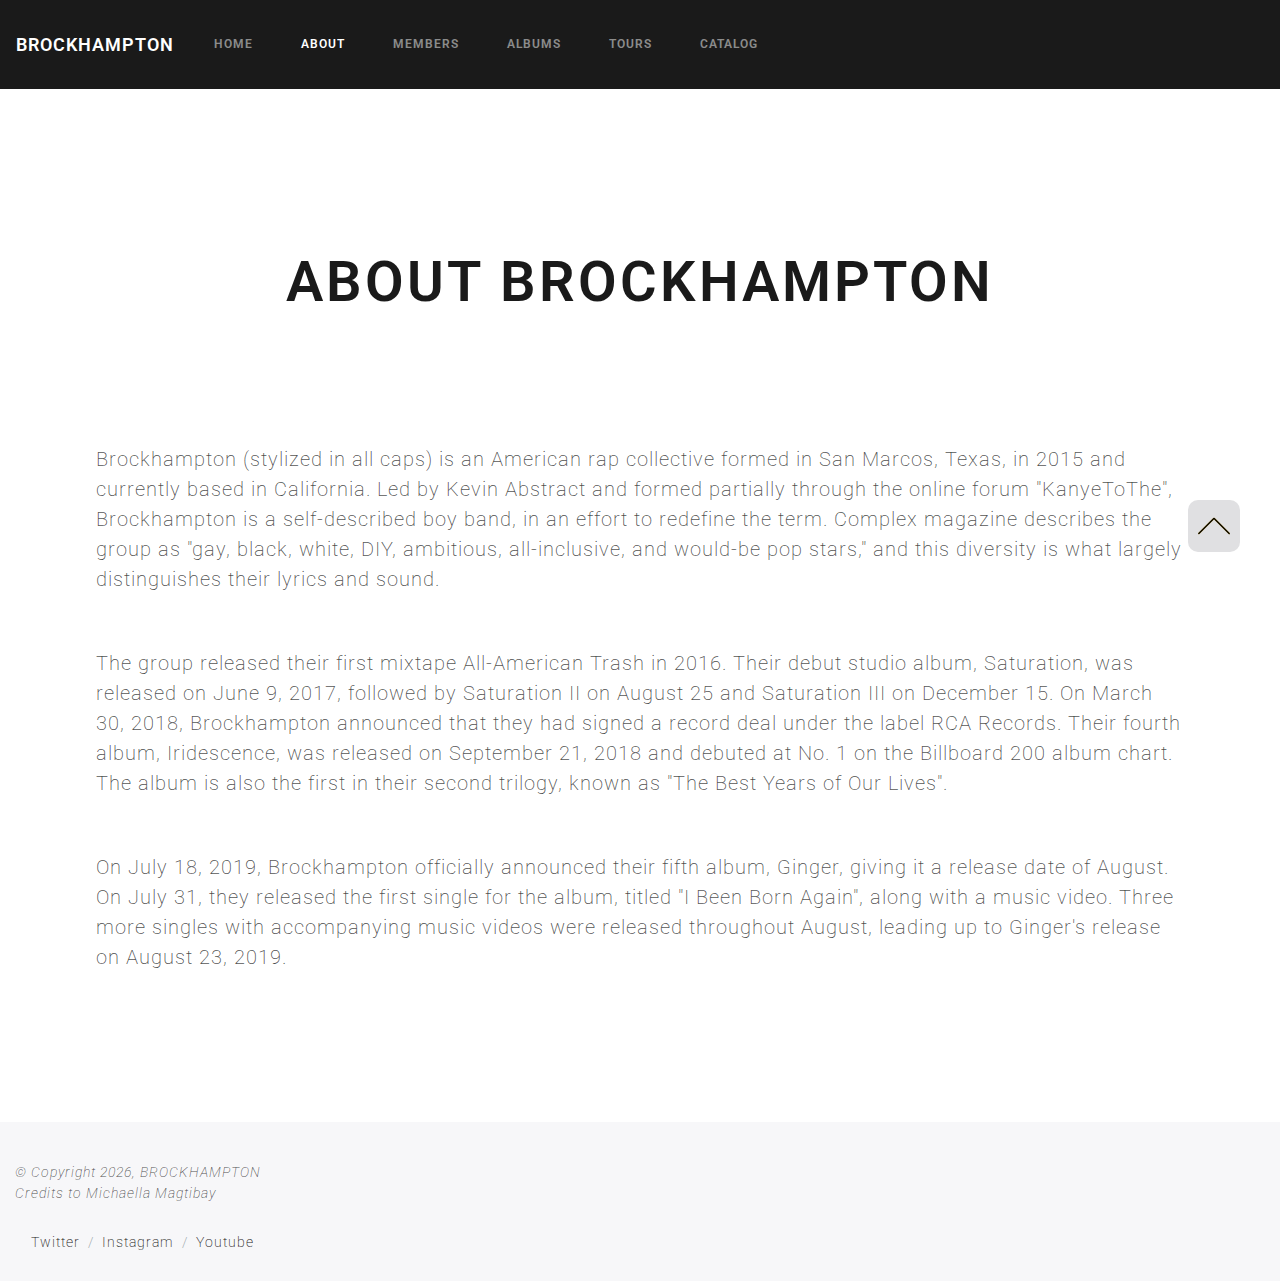
<file: about.html>
<!DOCTYPE html>

<html>

<head>
    <title>BROCKHAMPTON</title>

    <!-- STYLE -->

    <link rel="stylesheet" type="text/css" href="https://meyerweb.com/eric/tools/css/reset/reset.css">
    <link rel="stylesheet" href="css/bootstrap.css">
    <link rel="stylesheet" href="css/style.css">
    <link href="https://fonts.googleapis.com/css2?family=Roboto&display=swap" rel="stylesheet">


    <!-- SCRIPT -->
    <script src="https://code.jquery.com/jquery-3.2.1.slim.min.js"
        integrity="sha384-KJ3o2DKtIkvYIK3UENzmM7KCkRr/rE9/Qpg6aAZGJwFDMVNA/GpGFF93hXpG5KkN" crossorigin="anonymous">
    </script>
    <script src="https://cdnjs.cloudflare.com/ajax/libs/popper.js/1.12.9/umd/popper.min.js"
        integrity="sha384-ApNbgh9B+Y1QKtv3Rn7W3mgPxhU9K/ScQsAP7hUibX39j7fakFPskvXusvfa0b4Q" crossorigin="anonymous">
    </script>
    <script src="https://maxcdn.bootstrapcdn.com/bootstrap/4.0.0/js/bootstrap.min.js"
        integrity="sha384-JZR6Spejh4U02d8jOt6vLEHfe/JQGiRRSQQxSfFWpi1MquVdAyjUar5+76PVCmYl" crossorigin="anonymous">
    </script>

</head>

<body id="about">

    <a name="top_page"></a>

    <!-- NAVBAR-->
    <nav class="navbar navbar-expand-lg navbar-dark bg-primary">
        <a class="navbar-brand" href="index.html">BROCKHAMPTON</a>
        <button class="navbar-toggler" type="button" data-toggle="collapse" data-target="#navbarColor01"
            aria-controls="navbarColor01" aria-expanded="false" aria-label="Toggle navigation">
            <span class="navbar-toggler-icon"></span>
        </button>

        <div class="collapse navbar-collapse" id="navbarColor01">
            <ul class="navbar-nav mr-auto">
                <li class="nav-item"><a class="nav-link" href="index.html">Home</a></li>
                <li class="nav-item active"><a class="nav-link" href="about.html">About<span class="sr-only">(current)</span></a></li>
                <li class="nav-item"><a class="nav-link" href="members.html">Members</a></li>
                <li class="nav-item"><a class="nav-link" href="albums.html">Albums</a></li></li>
                <li class="nav-item"><a class="nav-link" href="tours.html">Tours</a></li>
                <li class="nav-item"><a class="nav-link" href="catalog.html">Catalog</a></li>
            </ul>
        </div>
    </nav>

    <!-- CONTENT -->

    <!-- ABOUT CONTENT -->
        <div class="about">
            <h1>About Brockhampton</h1>

            <p> Brockhampton (stylized in all caps) is an American rap collective formed
            in San Marcos, Texas, in 2015 and currently based in California. Led by
            Kevin Abstract and formed partially through the online forum "KanyeToThe",
            Brockhampton is a self-described boy band, in an effort to redefine the term.
            Complex magazine describes the group as "gay, black, white, DIY, ambitious,
            all-inclusive, and would-be pop stars," and this diversity is what largely
            distinguishes their lyrics and sound.</p>

            <p>The group released their first mixtape All-American Trash in 2016. Their
            debut studio album, Saturation, was released on June 9, 2017, followed by
            Saturation II on August 25 and Saturation III on December 15. On March 30,
            2018, Brockhampton announced that they had signed a record deal under the
            label RCA Records. Their fourth album, Iridescence, was released on September
            21, 2018 and debuted at No. 1 on the Billboard 200 album chart. The album is
            also the first in their second trilogy, known as "The Best Years of Our Lives".</p>

            <p>On July 18, 2019, Brockhampton officially announced their fifth album, Ginger,
            giving it a release date of August. On July 31, they released the first single
            for the album, titled "I Been Born Again", along with a music video. Three more
            singles with accompanying music videos were released throughout August,
            leading up to Ginger's release on August 23, 2019.</p>

        </div>

    <!-- FOOTER -->
    <div class="container-fluid">
          <!-- Back to Top -->

              <div class="go-up" ><a href="#top_page"><img src="img/upload.png"></a></div>

          <!-- Footer -->
          <footer>
              <p>
                <em>
                    &copy; Copyright
                    <script>
                        var CurrentYear = new Date().getFullYear()
                        document.write(CurrentYear)
                    </script>, BROCKHAMPTON <br>
                    Credits to Michaella Magtibay
                </em>
              </p>
              <ol class="breadcrumb">
                  <li class="breadcrumb-item"><a href="http://twitter.com/brckhmptn">Twitter</a></li>
                  <li class="breadcrumb-item"><a href="http://instagram.com/brckhmptn">Instagram</a></li>
                  <li class="breadcrumb-item"><a href="http://youtube.com/BROCKHAMPTON">Youtube</a></li>
              </ol>
          </footer>
     </div>

</body>

</html>
</file>
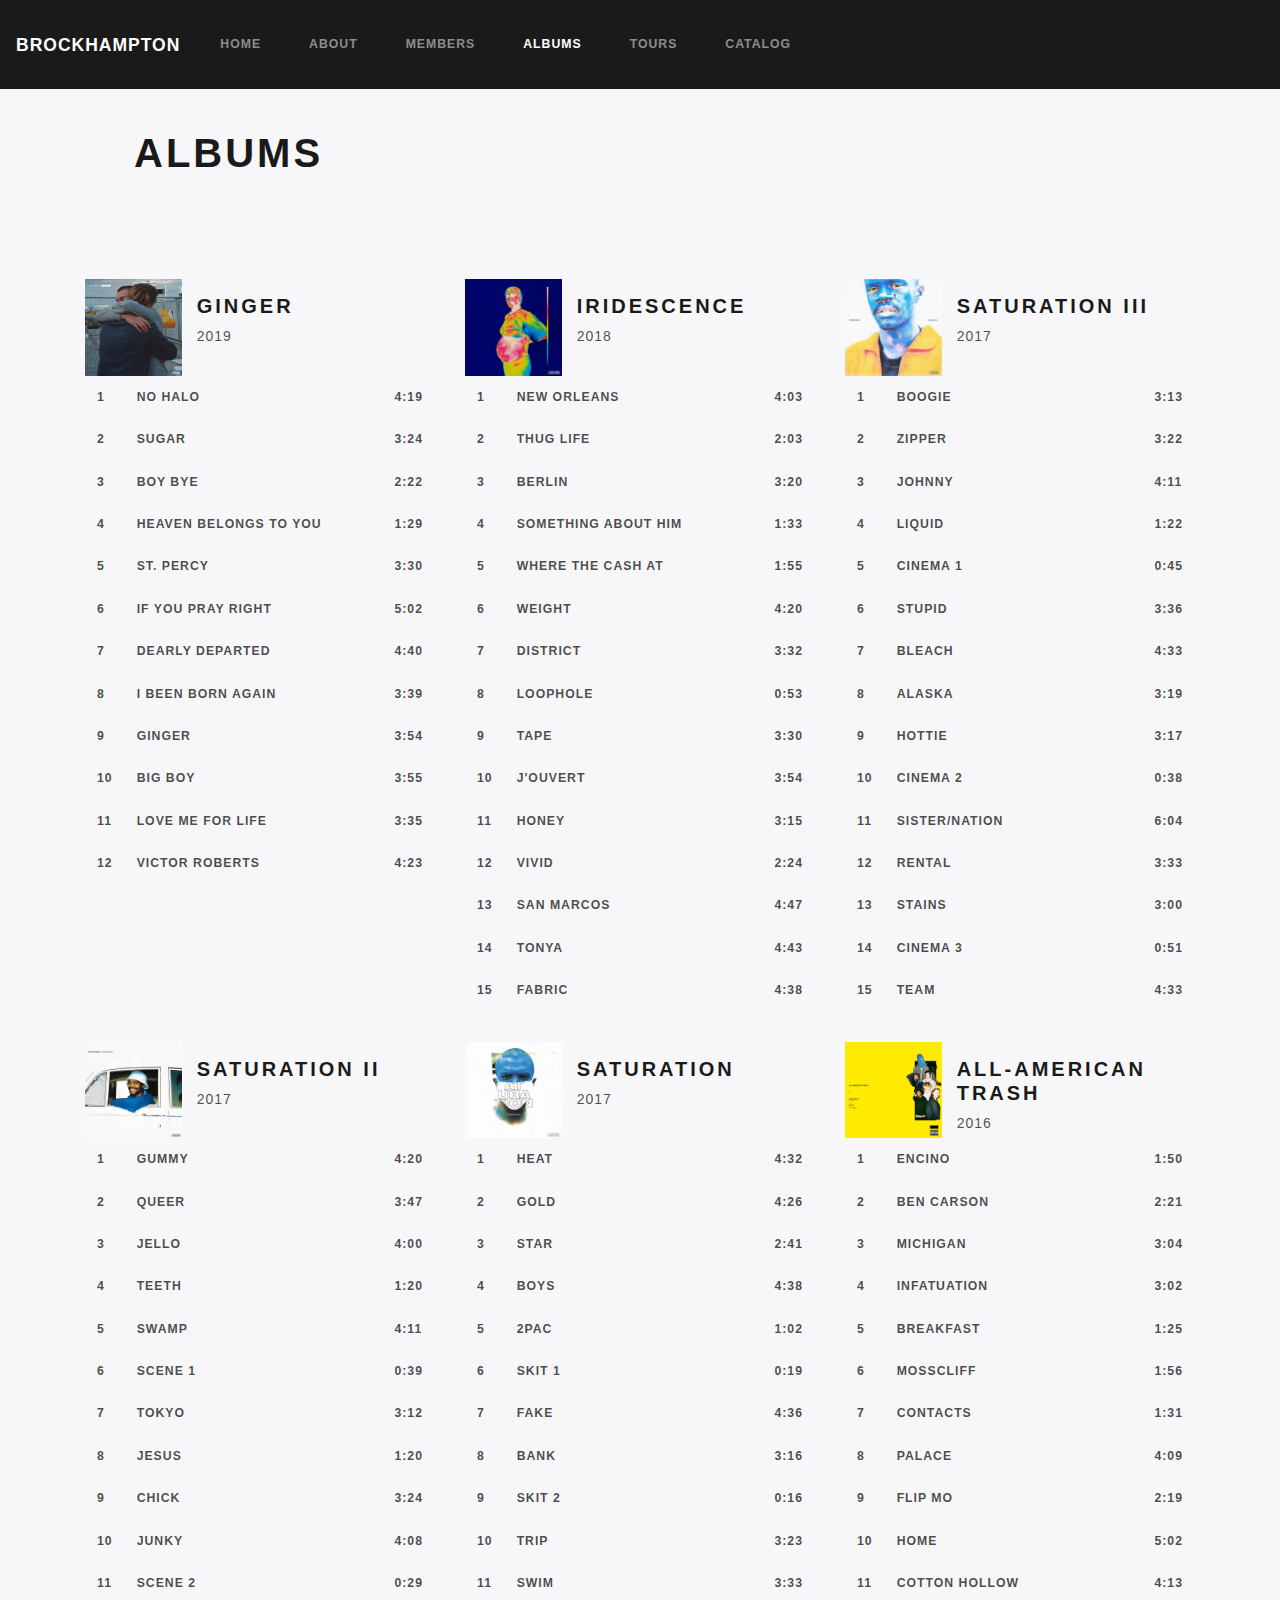
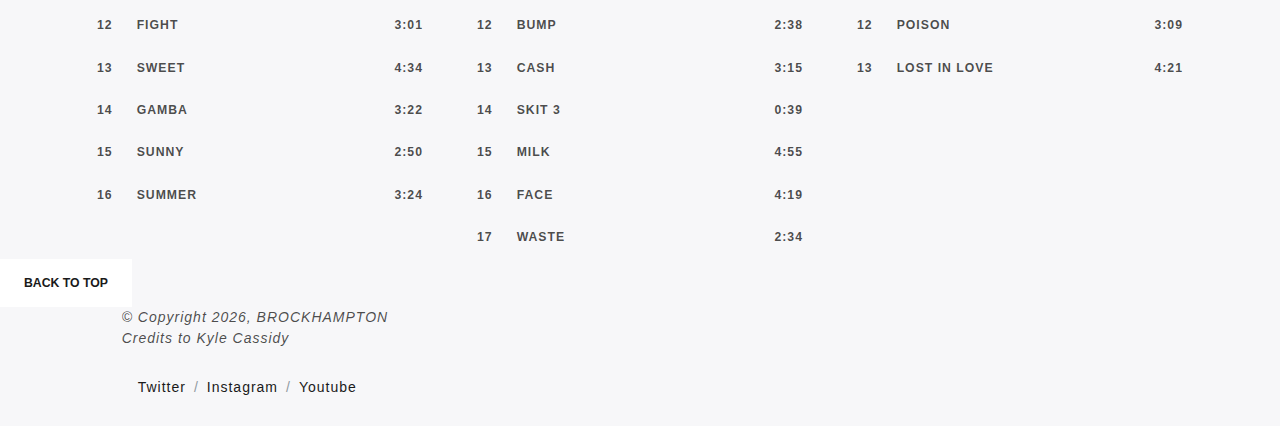
<file: albums.html>
<!DOCTYPE html>

<html>

<head>
    <title>BROCKHAMPTON</title>

    <!-- STYLE -->

    <link rel="stylesheet" type="text/css" href="https://meyerweb.com/eric/tools/css/reset/reset.css">
    <link rel="stylesheet" href="css/bootstrap.css">
    <link rel="stylesheet" href="css/style.css">

    <script src="https://code.jquery.com/jquery-3.2.1.slim.min.js"
        integrity="sha384-KJ3o2DKtIkvYIK3UENzmM7KCkRr/rE9/Qpg6aAZGJwFDMVNA/GpGFF93hXpG5KkN" crossorigin="anonymous">
    </script>
    <script src="https://cdnjs.cloudflare.com/ajax/libs/popper.js/1.12.9/umd/popper.min.js"
        integrity="sha384-ApNbgh9B+Y1QKtv3Rn7W3mgPxhU9K/ScQsAP7hUibX39j7fakFPskvXusvfa0b4Q" crossorigin="anonymous">
    </script>
    <script src="https://maxcdn.bootstrapcdn.com/bootstrap/4.0.0/js/bootstrap.min.js"
        integrity="sha384-JZR6Spejh4U02d8jOt6vLEHfe/JQGiRRSQQxSfFWpi1MquVdAyjUar5+76PVCmYl" crossorigin="anonymous">
    </script>

</head>

<body id="albums">

    <a name="top_page"></a>

    <!-- navbar-->
    <nav class="navbar navbar-expand-lg navbar-dark bg-primary">
        <a class="navbar-brand" href="index.html">BROCKHAMPTON</a>
        <button class="navbar-toggler" type="button" data-toggle="collapse" data-target="#navbarColor01"
            aria-controls="navbarColor01" aria-expanded="false" aria-label="Toggle navigation">
            <span class="navbar-toggler-icon"></span>
        </button>

        <div class="collapse navbar-collapse" id="navbarColor01">
            <ul class="navbar-nav mr-auto">
              <li class="nav-item"><a class="nav-link" href="index.html">Home</a></li>
              <li class="nav-item"><a class="nav-link" href="about.html">About</a></li>
              <li class="nav-item"><a class="nav-link" href="members.html">Members</a></li>
              <li class="nav-item active"><a class="nav-link" href="albums.html">Albums<span class="sr-only">(current)</span></a></li>
              <li class="nav-item"><a class="nav-link" href="tours.html">Tours</a></li>
              <li class="nav-item"><a class="nav-link" href="catalog.html">Catalog</a></li>
            </ul>
        </div>
    </nav>

    <div class="container mx-auto">


    <div class="row">
        <h1 style="padding-top: 1em;">Albums</h1>
    </div>
        <div class="row" style="padding-top: 30px;">
            <div class="col">
                <div class="row">
                    <div class="col">
                        <img style="width: 100%; display: block;" src="img/albums/ginger.jpg" alt="GINGER">
                    </div>
                    <div class="col-8" style="padding-top: 15px;">
                        <div class="row">
                            <h4 class="text-uppercase">
                                GINGER
                            </h4>
                        </div>
                        <div class="row">
                            2019
                        </div>
                    </div>
                </div>
                <table class="table-sm table-hover">
                    <tr>
                        <th>1</th>
                        <th style="width: 100%">No Halo</th>
                        <th>4:19</th>
                    </tr>
                    <tr>
                        <th>2</th>
                        <th>Sugar</th>
                        <th>3:24</th>
                    </tr>
                    <tr>
                        <th>3</th>
                        <th>Boy Bye</th>
                        <th>2:22</th>
                    </tr>
                    <tr>
                        <th>4</th>
                        <th>Heaven Belongs to You</th>
                        <th>1:29</th>
                    </tr>
                    <tr>
                        <th>5</th>
                        <th>St. Percy</th>
                        <th>3:30</th>
                    </tr>
                    <tr>
                        <th>6</th>
                        <th>If You Pray Right</th>
                        <th>5:02</th>
                    </tr>
                    <tr>
                        <th>7</th>
                        <th>Dearly Departed</th>
                        <th>4:40</th>
                    </tr>
                    <tr>
                        <th>8</th>
                        <th>I Been Born Again</th>
                        <th>3:39</th>
                    </tr>
                    <tr>
                        <th>9</th>
                        <th>Ginger</th>
                        <th>3:54</th>
                    </tr>
                    <tr>
                        <th>10</th>
                        <th>Big Boy</th>
                        <th>3:55</th>
                    </tr>
                    <tr>
                        <th>11</th>
                        <th>Love Me for Life</th>
                        <th>3:35</th>
                    </tr>
                    <tr>
                        <th>12</th>
                        <th>Victor Roberts</th>
                        <th>4:23</th>
                    </tr>
                </table>
            </div>
            <div class="col">
                <div class="row">
                    <div class="col">
                        <img style="width: 100%; display: block;" src="img/albums/iridescence.png" alt="iridescence">
                    </div>
                    <div class="col-8" style="padding-top: 15px;">
                        <div class="row">
                            <h4 class="text-uppercase">
                                iridescence
                            </h4>
                        </div>
                        <div class="row">
                            2018
                        </div>
                    </div>
                </div>
                <table class="table-sm table-hover">
                    <tr>
                        <th>1</th>
                        <th style="width: 100%">New Orleans</th>
                        <th>4:03</th>
                    </tr>
                    <tr>
                        <th>2</th>
                        <th>Thug Life</th>
                        <th>2:03</th>
                    </tr>
                    <tr>
                        <th>3</th>
                        <th>Berlin</th>
                        <th>3:20</th>
                    </tr>
                    <tr>
                        <th>4</th>
                        <th>Something About Him</th>
                        <th>1:33</th>
                    </tr>
                    <tr>
                        <th>5</th>
                        <th>Where the Cash At</th>
                        <th>1:55</th>
                    </tr>
                    <tr>
                        <th>6</th>
                        <th>Weight</th>
                        <th>4:20</th>
                    </tr>
                    <tr>
                        <th>7</th>
                        <th>District</th>
                        <th>3:32</th>
                    </tr>
                    <tr>
                        <th>8</th>
                        <th>Loophole</th>
                        <th>0:53</th>
                    </tr>
                    <tr>
                        <th>9</th>
                        <th>Tape</th>
                        <th>3:30</th>
                    </tr>
                    <tr>
                        <th>10</th>
                        <th>J'ouvert</th>
                        <th>3:54</th>
                    </tr>
                    <tr>
                        <th>11</th>
                        <th>Honey</th>
                        <th>3:15</th>
                    </tr>
                    <tr>
                        <th>12</th>
                        <th>Vivid</th>
                        <th>2:24</th>
                    </tr>
                    <tr>
                        <th>13</th>
                        <th>San Marcos</th>
                        <th>4:47</th>
                    </tr>
                    <tr>
                        <th>14</th>
                        <th>Tonya</th>
                        <th>4:43</th>
                    </tr>
                    <tr>
                        <th>15</th>
                        <th>Fabric</th>
                        <th>4:38</th>
                    </tr>
                </table>
            </div>
            <div class="col">
                <div class="row">
                    <div class="col">
                        <img style="width: 100%; display: block;" src="img/albums/saturation-three.png"
                            alt="SATURATION III">
                    </div>
                    <div class="col-8" style="padding-top: 15px;">
                        <div class="row">
                            <h4 class="text-uppercase">
                                SATURATION III
                            </h4>
                        </div>
                        <div class="row">
                            2017
                        </div>
                    </div>
                </div>
                <table class="table-sm table-hover">
                    <tr>
                        <th>1</th>
                        <th style="width: 100%">Boogie</th>
                        <th>3:13</th>
                    </tr>
                    <tr>
                        <th>2</th>
                        <th>Zipper</th>
                        <th>3:22</th>
                    </tr>
                    <tr>
                        <th>3</th>
                        <th>Johnny</th>
                        <th>4:11</th>
                    </tr>
                    <tr>
                        <th>4</th>
                        <th>Liquid</th>
                        <th>1:22</th>
                    </tr>
                    <tr>
                        <th>5</th>
                        <th>Cinema 1</th>
                        <th>0:45</th>
                    </tr>
                    <tr>
                        <th>6</th>
                        <th>Stupid</th>
                        <th>3:36</th>
                    </tr>
                    <tr>
                        <th>7</th>
                        <th>Bleach</th>
                        <th>4:33</th>
                    </tr>
                    <tr>
                        <th>8</th>
                        <th>Alaska</th>
                        <th>3:19</th>
                    </tr>
                    <tr>
                        <th>9</th>
                        <th>Hottie</th>
                        <th>3:17</th>
                    </tr>
                    <tr>
                        <th>10</th>
                        <th>Cinema 2</th>
                        <th>0:38</th>
                    </tr>
                    <tr>
                        <th>11</th>
                        <th>Sister/Nation</th>
                        <th>6:04</th>
                    </tr>
                    <tr>
                        <th>12</th>
                        <th>Rental</th>
                        <th>3:33</th>
                    </tr>
                    <tr>
                        <th>13</th>
                        <th>Stains</th>
                        <th>3:00</th>
                    </tr>
                    <tr>
                        <th>14</th>
                        <th>Cinema 3</th>
                        <th>0:51</th>
                    </tr>
                    <tr>
                        <th>15</th>
                        <th>Team</th>
                        <th>4:33</th>
                    </tr>
                </table>
            </div>
        </div>
        <div class="row" style="padding-top: 30px;">
            <div class="col">
                <div class="row">
                    <div class="col">
                        <img style="width: 100%; display: block;" src="img/albums/saturation-two.png"
                            alt="SATURATION II">
                    </div>
                    <div class="col-8" style="padding-top: 15px;">
                        <div class="row">
                            <h4 class="text-uppercase">
                                SATURATION II
                            </h4>
                        </div>
                        <div class="row">
                            2017
                        </div>
                    </div>
                </div>
                <table class="table-sm table-hover">
                    <tr>
                        <th>1</th>
                        <th style="width: 100%">GUMMY</th>
                        <th>4:20</th>
                    </tr>
                    <tr>
                        <th>2</th>
                        <th>Queer</th>
                        <th>3:47</th>
                    </tr>
                    <tr>
                        <th>3</th>
                        <th>Jello</th>
                        <th>4:00</th>
                    </tr>
                    <tr>
                        <th>4</th>
                        <th>Teeth</th>
                        <th>1:20</th>
                    </tr>
                    <tr>
                        <th>5</th>
                        <th>Swamp</th>
                        <th>4:11</th>
                    </tr>
                    <tr>
                        <th>6</th>
                        <th>Scene 1</th>
                        <th>0:39</th>
                    </tr>
                    <tr>
                        <th>7</th>
                        <th>Tokyo</th>
                        <th>3:12</th>
                    </tr>
                    <tr>
                        <th>8</th>
                        <th>Jesus</th>
                        <th>1:20</th>
                    </tr>
                    <tr>
                        <th>9</th>
                        <th>Chick</th>
                        <th>3:24</th>
                    </tr>
                    <tr>
                        <th>10</th>
                        <th>Junky</th>
                        <th>4:08</th>
                    </tr>
                    <tr>
                        <th>11</th>
                        <th>Scene 2</th>
                        <th>0:29</th>
                    </tr>
                    <tr>
                        <th>12</th>
                        <th>Fight</th>
                        <th>3:01</th>
                    </tr>
                    <tr>
                        <th>13</th>
                        <th>Sweet</th>
                        <th>4:34</th>
                    </tr>
                    <tr>
                        <th>14</th>
                        <th>Gamba</th>
                        <th>3:22</th>
                    </tr>
                    <tr>
                        <th>15</th>
                        <th>Sunny</th>
                        <th>2:50</th>
                    </tr>
                    <tr>
                        <th>16</th>
                        <th>Summer</th>
                        <th>3:24</th>
                    </tr>
                </table>
            </div>
            <div class="col">
                <div class="row">
                    <div class="col">
                        <img style="width: 100%; display: block;" src="img/albums/saturation.jpg" alt="SATURATION">
                    </div>
                    <div class="col-8" style="padding-top: 15px;">
                        <div class="row">
                            <h4 class="text-uppercase">
                                SATURATION
                            </h4>
                        </div>
                        <div class="row">
                            2017
                        </div>
                    </div>
                </div>
                <table class="table-sm table-hover">
                    <tr>
                        <th>1</th>
                        <th style="width: 100%">HEAT</th>
                        <th>4:32</th>
                    </tr>
                    <tr>
                        <th>2</th>
                        <th>GOLD</th>
                        <th>4:26</th>
                    </tr>
                    <tr>
                        <th>3</th>
                        <th>STAR</th>
                        <th>2:41</th>
                    </tr>
                    <tr>
                        <th>4</th>
                        <th>BOYS</th>
                        <th>4:38</th>
                    </tr>
                    <tr>
                        <th>5</th>
                        <th>2PAC</th>
                        <th>1:02</th>
                    </tr>
                    <tr>
                        <th>6</th>
                        <th>SKIT 1</th>
                        <th>0:19</th>
                    </tr>
                    <tr>
                        <th>7</th>
                        <th>FAKE</th>
                        <th>4:36</th>
                    </tr>
                    <tr>
                        <th>8</th>
                        <th>BANK</th>
                        <th>3:16</th>
                    </tr>
                    <tr>
                        <th>9</th>
                        <th>SKIT 2</th>
                        <th>0:16</th>
                    </tr>
                    <tr>
                        <th>10</th>
                        <th>TRIP</th>
                        <th>3:23</th>
                    </tr>
                    <tr>
                        <th>11</th>
                        <th>SWIM</th>
                        <th>3:33</th>
                    </tr>
                    <tr>
                        <th>12</th>
                        <th>BUMP</th>
                        <th>2:38</th>
                    </tr>
                    <tr>
                        <th>13</th>
                        <th>CASH</th>
                        <th>3:15</th>
                    </tr>
                    <tr>
                        <th>14</th>
                        <th>SKIT 3</th>
                        <th>0:39</th>
                    </tr>
                    <tr>
                        <th>15</th>
                        <th>MILK</th>
                        <th>4:55</th>
                    </tr>
                    <tr>
                        <th>16</th>
                        <th>FACE</th>
                        <th>4:19</th>
                    </tr>
                    <tr>
                        <th>17</th>
                        <th>WASTE</th>
                        <th>2:34</th>
                    </tr>
                </table>
            </div>
            <div class="col">
                <div class="row">
                    <div class="col">
                        <img style="width: 100%; display: block;" src="img/albums/all-american-trash.jpg"
                            alt="ALL-AMERICAN TRASH">
                    </div>
                    <div class="col-8" style="padding-top: 15px;">
                        <div class="row">
                            <h4 class="text-uppercase">
                                All-American Trash
                            </h4>
                        </div>
                        <div class="row">
                            2016
                        </div>
                    </div>
                </div>
                <table class="table-sm table-hover">
                    <tr>
                        <th>1</th>
                        <th style="width: 100%">ENCINO</th>
                        <th>1:50</th>
                    </tr>
                    <tr>
                        <th>2</th>
                        <th>BEN CARSON</th>
                        <th>2:21</th>
                    </tr>
                    <tr>
                        <th>3</th>
                        <th>MICHIGAN</th>
                        <th>3:04</th>
                    </tr>
                    <tr>
                        <th>4</th>
                        <th>INFATUATION</th>
                        <th>3:02</th>
                    </tr>
                    <tr>
                        <th>5</th>
                        <th>BREAKFAST</th>
                        <th>1:25</th>
                    </tr>
                    <tr>
                        <th>6</th>
                        <th>MOSSCLIFF</th>
                        <th>1:56</th>
                    </tr>
                    <tr>
                        <th>7</th>
                        <th>CONTACTS</th>
                        <th>1:31</th>
                    </tr>
                    <tr>
                        <th>8</th>
                        <th>PALACE</th>
                        <th>4:09</th>
                    </tr>
                    <tr>
                        <th>9</th>
                        <th>FLIP MO</th>
                        <th>2:19</th>
                    </tr>
                    <tr>
                        <th>10</th>
                        <th>HOME</th>
                        <th>5:02</th>
                    </tr>
                    <tr>
                        <th>11</th>
                        <th>COTTON HOLLOW</th>
                        <th>4:13</th>
                    </tr>
                    <tr>
                        <th>12</th>
                        <th>POISON</th>
                        <th>3:09</th>
                    </tr>
                    <tr>
                        <th>13</th>
                        <th>LOST IN LOVE</th>
                        <th>4:21</th>
                    </tr>
                </table>
            </div>
        </div>
    </div>

    <div class="container-fluid">
        <div class="row">
            <button type="button" class="btn btn_backtop btn-secondary">
                <a href="#top_page">Back To Top</a>
            </button>
        </div>
        <div class="row">
            <div class="col-lg-1"></div>
            <div class="col-lg-10">
              <footer>
                  <p>
                      <em>
                          &copy; Copyright
                          <script>
                              var CurrentYear = new Date().getFullYear()
                              document.write(CurrentYear)
                          </script>, BROCKHAMPTON <br>
                          Credits to Kyle Cassidy
                      </em>
                  </p>
                  <ol class="breadcrumb">
                      <li class="breadcrumb-item"><a href="http://twitter.com/brckhmptn">Twitter</a></li>
                      <li class="breadcrumb-item"><a href="http://instagram.com/brckhmptn">Instagram</a></li>
                      <li class="breadcrumb-item"><a href="http://youtube.com/BROCKHAMPTON">Youtube</a></li>
                  </ol>
              </footer>
            </div>
            <div class="col-lg-1"></div>
        </div>
    </div>

</body>

</html>
</file>
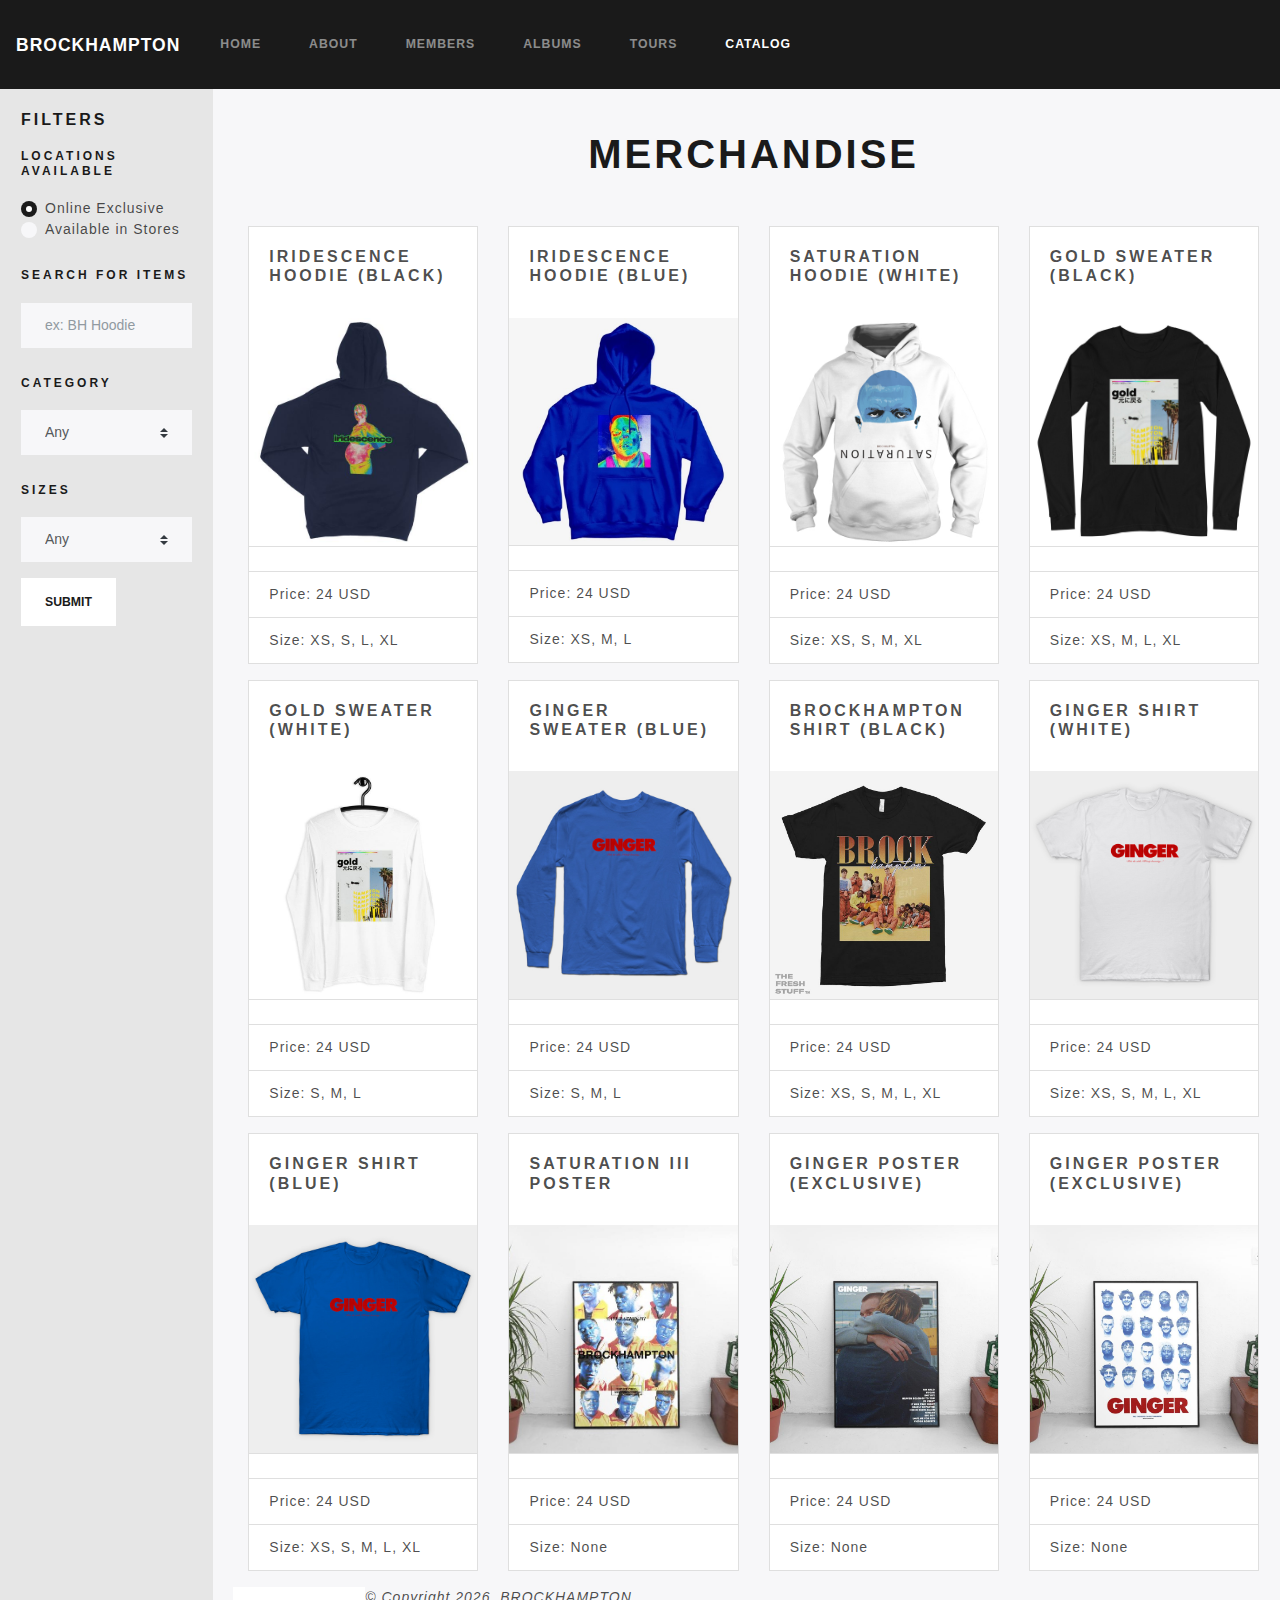
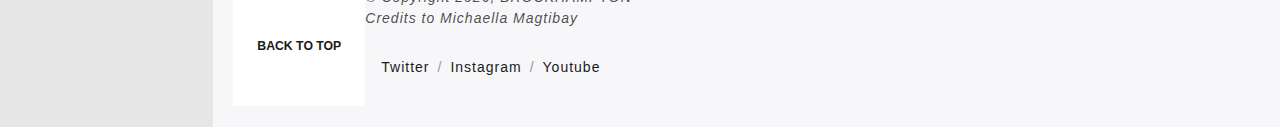
<file: catalog.html>
<!DOCTYPE html>

<html>
<head>

<title>BROCKHAMPTON</title>

<link rel="stylesheet" type="text/css" href="https://meyerweb.com/eric/tools/css/reset/reset.css">
<link rel="stylesheet" href="css/bootstrap.css">
<link rel="stylesheet" href="css/style.css">

<script src="https://code.jquery.com/jquery-3.2.1.slim.min.js" integrity="sha384-KJ3o2DKtIkvYIK3UENzmM7KCkRr/rE9/Qpg6aAZGJwFDMVNA/GpGFF93hXpG5KkN" crossorigin="anonymous"></script>
<script src="https://cdnjs.cloudflare.com/ajax/libs/popper.js/1.12.9/umd/popper.min.js" integrity="sha384-ApNbgh9B+Y1QKtv3Rn7W3mgPxhU9K/ScQsAP7hUibX39j7fakFPskvXusvfa0b4Q" crossorigin="anonymous"></script>
<script src="https://maxcdn.bootstrapcdn.com/bootstrap/4.0.0/js/bootstrap.min.js" integrity="sha384-JZR6Spejh4U02d8jOt6vLEHfe/JQGiRRSQQxSfFWpi1MquVdAyjUar5+76PVCmYl" crossorigin="anonymous"></script>

</head>

<body id="top_page">

  <!-- Nav bar -->
  <nav class="navbar navbar-expand-lg navbar-dark bg-primary">
    <a class="navbar-brand" href="Index.html"> BROCKHAMPTON</a>
    <button class="navbar-toggler collapsed" type="button" data-toggle="collapse" data-target="#navbarColor01" aria-controls="navbarColor01" aria-expanded="false" aria-label="Toggle navigation">
      <span class="navbar-toggler-icon"></span>
    </button>

    <div class="navbar-collapse collapse" id="navbarColor01" >
      <ul class="navbar-nav mr-auto">
        <li class="nav-item"><a class="nav-link" href="index.html">Home</a></li>
        <li class="nav-item"><a class="nav-link" href="about.html">About</a></li>
        <li class="nav-item"><a class="nav-link" href="members.html">Members</a></li>
        <li class="nav-item"><a class="nav-link" href="albums.html">Albums</a></li></li>
        <li class="nav-item"><a class="nav-link" href="tours.html">Tours</a></li>
        <li class="nav-item active"><a class="nav-link" href="catalog.html">Catalog<span class="sr-only">(current)</span></a></li>
      </ul>
    </div>
  </nav>

  <!-- Level 1 -->
  <div class="container-fluid">
  <div class="row">

  <!-- Filter forms -->
    <div class="col-lg-2" style="background-color: #e6e6e6;
    padding: 1.5em;">
      <h5>Filters</h5>
      <fieldset>

      <!-- Location Availability -->
      <form action="http://www.randyconnolly.com/tests/process.php"
      target="_blank" method="get">

      <label class="col-form-label"><h6>Locations Available</h6></label>

      <div class="form-group">
      <div class="custom-control custom-radio">
        <input type="radio" id="customRadio1" name="location" class="custom-control-input" value="exclusive" checked="">
        <label class="custom-control-label" for="customRadio1">Online Exclusive</label>
      </div>
      <div class="custom-control custom-radio">
        <input type="radio" id="customRadio2" name="location" class="custom-control-input" value="in-store">
        <label class="custom-control-label" for="customRadio2">Available in Stores</label>
      </div>
      </div>

      <!-- Search bar -->
      <div class="form-group">
        <label class="col-form-label"><h6>Search for items</h6></label>
        <input type="text" class="form-control" placeholder="ex: BH Hoodie"
        id="inputDefault" name="search_item" value="">
      </div>
      <!-- Category -->
      <div class="form-group">
        <label class="col-form-label" ><h6>Category</h6></label>
        <select class="custom-select" name="category">
          <option selected="">Any</option>
          <optgroup label="APPAREL">
          <option value="hoodies">Hoodies</option>
          <option value="sweaters">Sweaters</option>
          <option value="t-shirts">T-Shirts</option>
          </optgroup>
          <optgroup label="OTHER">
          <option value="bags">Bags</option>
          <option value="mugs">Mugs</option>
          </optgroup>
        </select>
      </div>
      <!-- Sizes -->
      <div class="form-group">
        <label class="col-form-label" ><h6>Sizes</h6></label>
        <select class="custom-select" name="sizes">
          <option selected="">Any</option>
          <option value="xs">XS - Extra Small</option>
          <option value="s">S - Small</option>
          <option value="m">M - Medium</option>
          <option value="l">L - Large</option>
          <option value="xl">XL - Extra Large</option>
        </select>
      </div>

      <button class="btn btn-secondary my-2 my-sm-0" type="submit">Submit</button>
      </form>
      </fieldset>

    </div>
  <!-- Merchandise -->
    <div class="col-lg-10" style="padding: 1.5em; padding-left:2.5em;">
      <h1 style="padding: 0.5em; padding-bottom: 1em;" >Merchandise</h1>

  <!-- Row 1 -->
      <div class="row" style>
        <!-- Row 1 item 1 -->
        <div class="col-lg-3">
          <div class="card mb-3">
            <div class="card-body">
              <h5 class="card-title">Iridescence Hoodie (Black)</h5>
            </div>
            <img style=" width: 100%; display: block;" src="img/merch/hoodies/hoodie.jpg" alt="Card image">
            <ul class="list-group list-group-flush">
              <li class="list-group-item"></li>
              <li class="list-group-item">Price: 24 USD</li>
              <li class="list-group-item">Size: XS, S, L, XL</li>
            </ul>
          </div>
        </div>

        <!-- Row 1 item 2 -->
        <div class="col-lg-3">
          <div class="card mb-3">
            <div class="card-body">
              <h5 class="card-title">Iridescence Hoodie (Blue)</h5>
            </div>
            <img style=" width: 100%; display: block;" src="img/merch/hoodies/hoodie2.1.jpg" alt="Card image">
            <ul class="list-group list-group-flush">
              <li class="list-group-item"></li>
              <li class="list-group-item">Price: 24 USD</li>
              <li class="list-group-item">Size: XS, M, L</li>
            </ul>
          </div>
        </div>

        <!-- Row 1 item 3 -->
        <div class="col-lg-3">
          <div class="card mb-3">
            <div class="card-body">
              <h5 class="card-title">Saturation Hoodie (White)</h5>
            </div>
            <img style=" width: 100%; display: block;" src="img/merch/hoodies/hoodie3.png" alt="Card image">
            <ul class="list-group list-group-flush">
              <li class="list-group-item"></li>
              <li class="list-group-item">Price: 24 USD</li>
              <li class="list-group-item">Size: XS, S, M, XL</li>
            </ul>
          </div>
        </div>

        <!-- Row 1 item 4 -->
        <div class="col-lg-3">
          <div class="card mb-3">
            <div class="card-body">
              <h5 class="card-title">Gold Sweater (Black)</h5>
            </div>
            <img style=" width: 100%; display: block;" src="img/merch/sweaters/sweater.jpg" alt="Card image">
            <ul class="list-group list-group-flush">
              <li class="list-group-item"></li>
              <li class="list-group-item">Price: 24 USD</li>
              <li class="list-group-item">Size: XS, M, L, XL</li>
            </ul>
          </div>
        </div>

      </div>
  <!-- Row 2 -->
      <div class="row">
        <div class="col-lg-3">
          <!-- Row 2 item 1 -->
          <div class="card mb-3">
            <div class="card-body">
              <h5 class="card-title">Gold Sweater (White)</h5>
            </div>
            <img style=" width: 100%; display: block;" src="img/merch/sweaters/sweater2.jpg" alt="Card image">
            <ul class="list-group list-group-flush">
              <li class="list-group-item"></li>
              <li class="list-group-item">Price: 24 USD</li>
              <li class="list-group-item">Size: S, M, L</li>
            </ul>
          </div>
        </div>
        <!-- Row 2 item 2 -->
        <div class="col-lg-3">
          <div class="card mb-3">
            <div class="card-body">
              <h5 class="card-title">Ginger Sweater (Blue)</h5>
            </div>
            <img style=" width: 100%; display: block;" src="img/merch/sweaters/sweater3.jpg" alt="Card image">
            <ul class="list-group list-group-flush">
              <li class="list-group-item"></li>
              <li class="list-group-item">Price: 24 USD</li>
              <li class="list-group-item">Size: S, M, L</li>
            </ul>
          </div>
        </div>

        <!-- Row 2 item 3 -->
        <div class="col-lg-3">
          <div class="card mb-3">
            <div class="card-body">
              <h5 class="card-title">Brockhampton Shirt (Black)</h5>
            </div>
            <img style=" width: 100%; display: block;" src="img/merch/shirts/shirt.jpg" alt="Card image">
            <ul class="list-group list-group-flush">
              <li class="list-group-item"></li>
              <li class="list-group-item">Price: 24 USD</li>
              <li class="list-group-item">Size: XS, S, M, L, XL</li>
            </ul>
          </div>
        </div>

        <!-- Row 2 item 4 -->
        <div class="col-lg-3">
          <div class="card mb-3">
            <div class="card-body">
              <h5 class="card-title">Ginger Shirt (White)</h5>
            </div>
            <img style=" width: 100%; display: block;" src="img/merch/shirts/shirt2.jpg" alt="Card image">
            <ul class="list-group list-group-flush">
              <li class="list-group-item"></li>
              <li class="list-group-item">Price: 24 USD</li>
              <li class="list-group-item">Size: XS, S, M, L, XL</li>
            </ul>
          </div>
        </div>

      </div>
  <!-- Row 3 -->
      <div class="row">
        <div class="col-lg-3">
          <!-- Row 3 item 1 -->
          <div class="card mb-3">
            <div class="card-body">
              <h5 class="card-title">Ginger Shirt (Blue)</h5>
            </div>
            <img style=" width: 100%; display: block;" src="img/merch/shirts/shirt3.jpg" alt="Card image">
            <ul class="list-group list-group-flush">
              <li class="list-group-item"></li>
              <li class="list-group-item">Price: 24 USD</li>
              <li class="list-group-item">Size: XS, S, M, L, XL</li>
            </ul>
          </div>
        </div>
        <!-- Row 3 item 2 -->
        <div class="col-lg-3">
          <div class="card mb-3">
            <div class="card-body">
              <h5 class="card-title">Saturation III Poster</h5>
            </div>
            <img style=" width: 100%; display: block;" src="img/merch/posters/poster4.1.jpg" alt="Card image">
            <ul class="list-group list-group-flush">
              <li class="list-group-item"></li>
              <li class="list-group-item">Price: 24 USD</li>
              <li class="list-group-item">Size: None</li>
            </ul>
          </div>
        </div>

        <!-- Row 3 item 3 -->
        <div class="col-lg-3">
          <div class="card mb-3">
            <div class="card-body">
              <h5 class="card-title">Ginger Poster (Exclusive)</h5>
            </div>
            <img style=" width: 100%; display: block;" src="img/merch/posters/poster2.jpg" alt="Card image">
            <ul class="list-group list-group-flush">
              <li class="list-group-item"></li>
              <li class="list-group-item">Price: 24 USD</li>
              <li class="list-group-item">Size: None</li>
            </ul>
          </div>
        </div>

        <!-- Row 3 item 4 -->
        <div class="col-lg-3">
          <div class="card mb-3">
            <div class="card-body">
              <h5 class="card-title">Ginger Poster (Exclusive)</h5>
            </div>
            <img style=" width: 100%; display: block;" src="img/merch/posters/poster3.jpg" alt="Card image">
            <ul class="list-group list-group-flush">
              <li class="list-group-item"></li>
              <li class="list-group-item">Price: 24 USD</li>
              <li class="list-group-item">Size: None</li>
            </ul>
          </div>
        </div>

      </div>

      <div class="row">

        <!-- Back to Top -->
        <button type="button" class="btn btn_backtop btn-secondary">
        <a href="#top_page">back to top</a>
        </button>

        <!-- Footer -->
        <footer>
            <p>
                <em>
                    &copy; Copyright
                    <script>
                        var CurrentYear = new Date().getFullYear()
                        document.write(CurrentYear)
                    </script>, BROCKHAMPTON <br>
                    Credits to Michaella Magtibay
                </em>
            </p>
            <ol class="breadcrumb">
                <li class="breadcrumb-item"><a href="http://twitter.com/brckhmptn">Twitter</a></li>
                <li class="breadcrumb-item"><a href="http://instagram.com/brckhmptn">Instagram</a></li>
                <li class="breadcrumb-item"><a href="http://youtube.com/BROCKHAMPTON">Youtube</a></li>
            </ol>
        </footer>

      </div>
    </div>

  </div>
  </div>


</body>

</html>
</file>
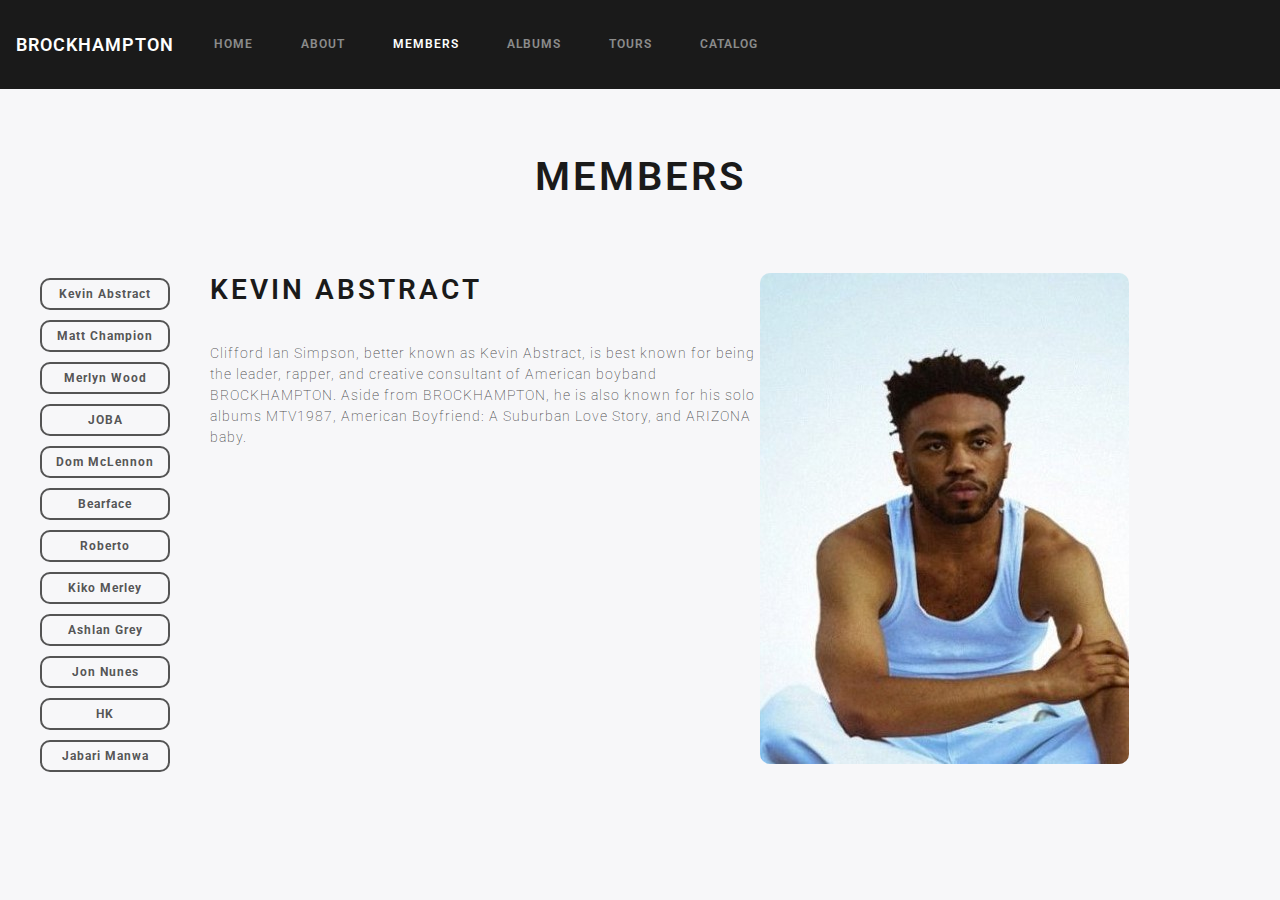
<file: members.html>
<!DOCTYPE html>

<html>

<head>
    <title>BROCKHAMPTON</title>

    <!-- STYLE -->

    <link rel="stylesheet" type="text/css" href="https://meyerweb.com/eric/tools/css/reset/reset.css">
    <link rel="stylesheet" href="css/bootstrap.css">
    <link rel="stylesheet" href="css/style.css">
    <link href="https://fonts.googleapis.com/css2?family=Roboto&display=swap" rel="stylesheet">

    <script src="https://code.jquery.com/jquery-3.2.1.slim.min.js"
        integrity="sha384-KJ3o2DKtIkvYIK3UENzmM7KCkRr/rE9/Qpg6aAZGJwFDMVNA/GpGFF93hXpG5KkN" crossorigin="anonymous">
    </script>
    <script src="https://cdnjs.cloudflare.com/ajax/libs/popper.js/1.12.9/umd/popper.min.js"
        integrity="sha384-ApNbgh9B+Y1QKtv3Rn7W3mgPxhU9K/ScQsAP7hUibX39j7fakFPskvXusvfa0b4Q" crossorigin="anonymous">
    </script>
    <script src="https://maxcdn.bootstrapcdn.com/bootstrap/4.0.0/js/bootstrap.min.js"
        integrity="sha384-JZR6Spejh4U02d8jOt6vLEHfe/JQGiRRSQQxSfFWpi1MquVdAyjUar5+76PVCmYl" crossorigin="anonymous">
    </script>

</head>

<body>

    <a name="top_page"></a>

    <!-- navbar-->
    <nav class="navbar navbar-expand-lg navbar-dark bg-primary">
        <a class="navbar-brand" href="index.html">BROCKHAMPTON</a>
        <button class="navbar-toggler" type="button" data-toggle="collapse" data-target="#navbarColor01"
            aria-controls="navbarColor01" aria-expanded="false" aria-label="Toggle navigation">
            <span class="navbar-toggler-icon"></span>
        </button>

        <div class="collapse navbar-collapse" id="navbarColor01">
            <ul class="navbar-nav mr-auto">
              <li class="nav-item"><a class="nav-link" href="index.html">Home</a></li>
              <li class="nav-item"><a class="nav-link" href="about.html">About</a></li>
              <li class="nav-item active"><a class="nav-link" href="members.html">Members<span class="sr-only">(current)</span></a></li>
              <li class="nav-item"><a class="nav-link" href="albums.html">Albums</a></li></li>
              <li class="nav-item"><a class="nav-link" href="tours.html">Tours</a></li>
              <li class="nav-item"><a class="nav-link" href="catalog.html">Catalog</a></li>
            </ul>
        </div>
    </nav>

      <h1>Members</h1>
      <div class="members">

      <div id="member-list">
      <a href="#" class="name">Kevin Abstract</a>
      <a href="#" class="name">Matt Champion</a>
      <a href="#" class="name">Merlyn Wood</a>
      <a href="#" class="name">JOBA</a>
      <a href="#" class="name">Dom McLennon</a>
      <a href="#" class="name">Bearface</a>
      <a href="#" class="name">Roberto</a>
      <a href="#" class="name">Kiko Merley</a>
      <a href="#" class="name">Ashlan Grey</a>
      <a href="#" class="name">Jon Nunes</a>
      <a href="#" class="name">HK</a>
      <a href="#" class="name">Jabari Manwa</a>
      </div>

      <div class="member-info">
        <h2>Kevin Abstract</h2>
        <p>Clifford Ian Simpson, better known as Kevin Abstract, is best known for being the leader, rapper, and creative consultant of American boyband BROCKHAMPTON. Aside from BROCKHAMPTON, he is also known for his solo albums MTV1987, American Boyfriend: A Suburban Love Story, and ARIZONA baby.</p>
      </div>

      <figure>
        <img src="img/profiles/kevin_abstract.jpg">
      </figure>

    </div>

</body>

</html>
</file>
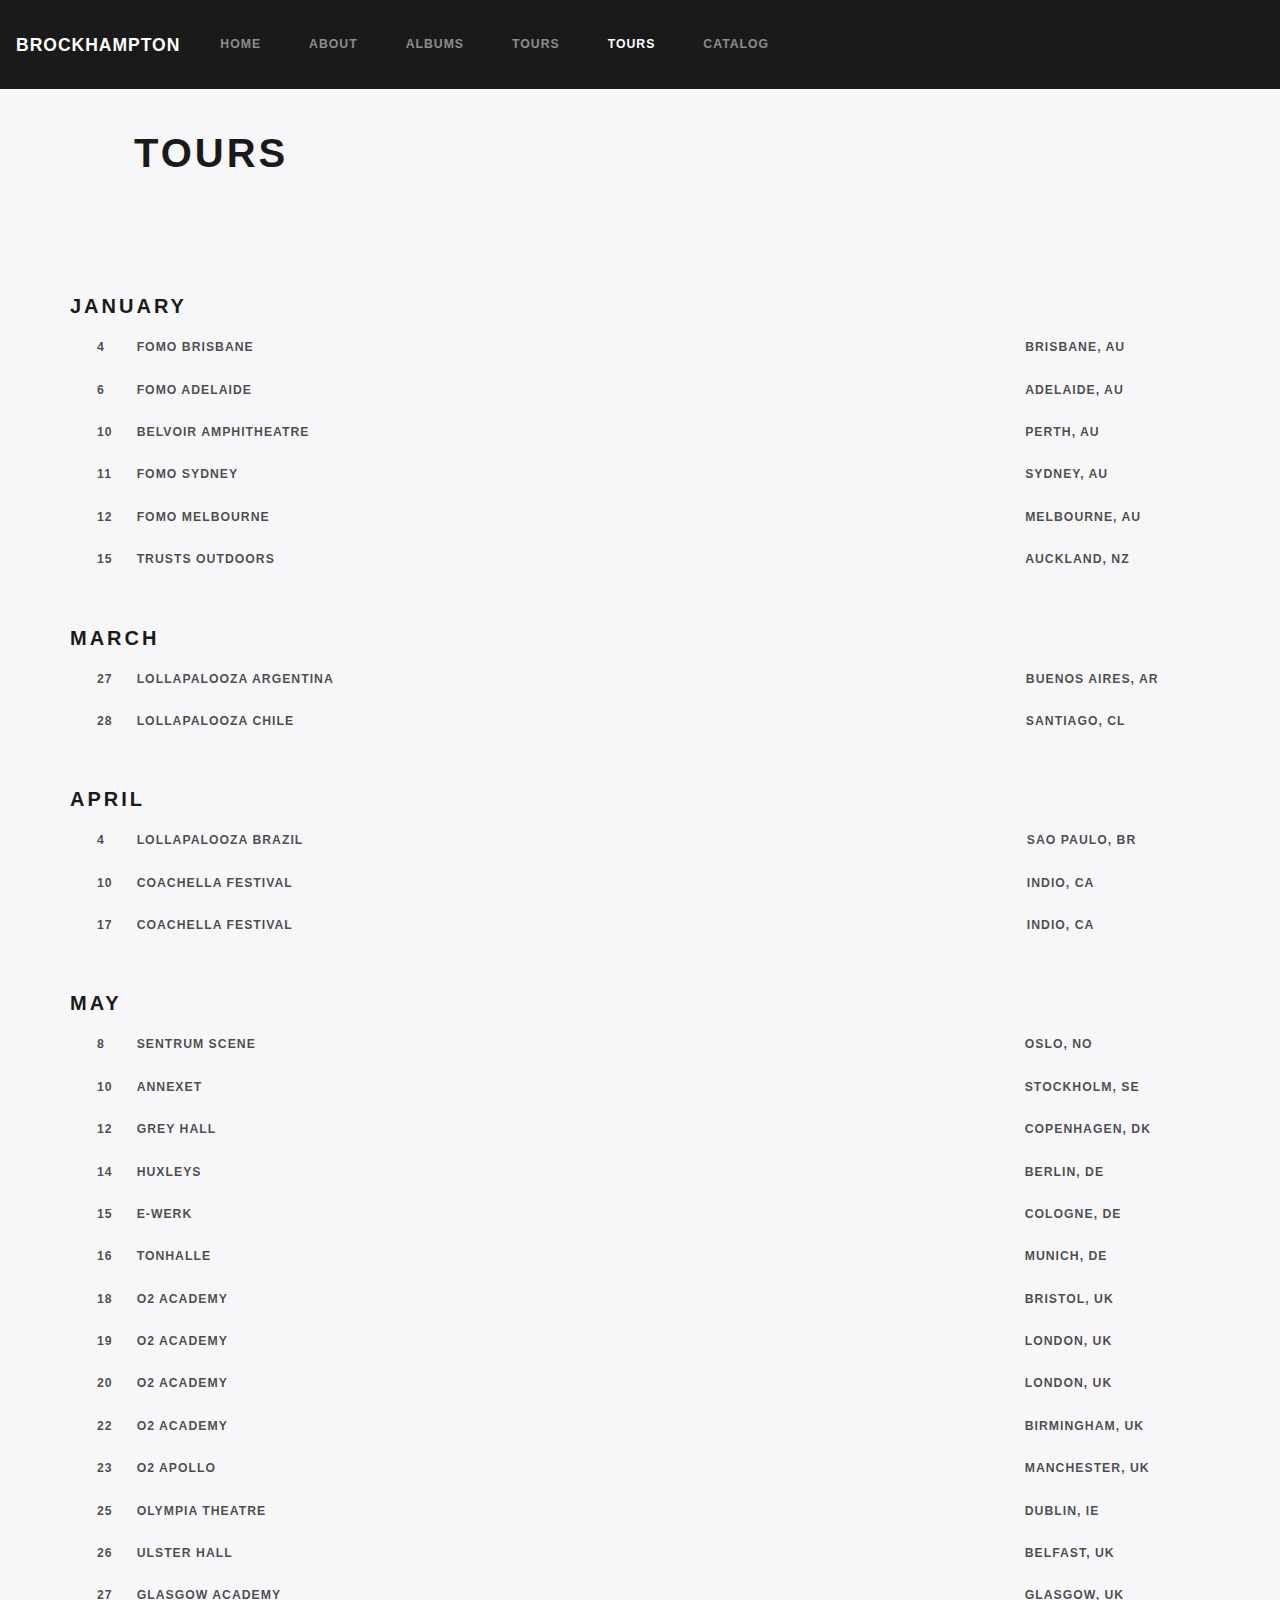
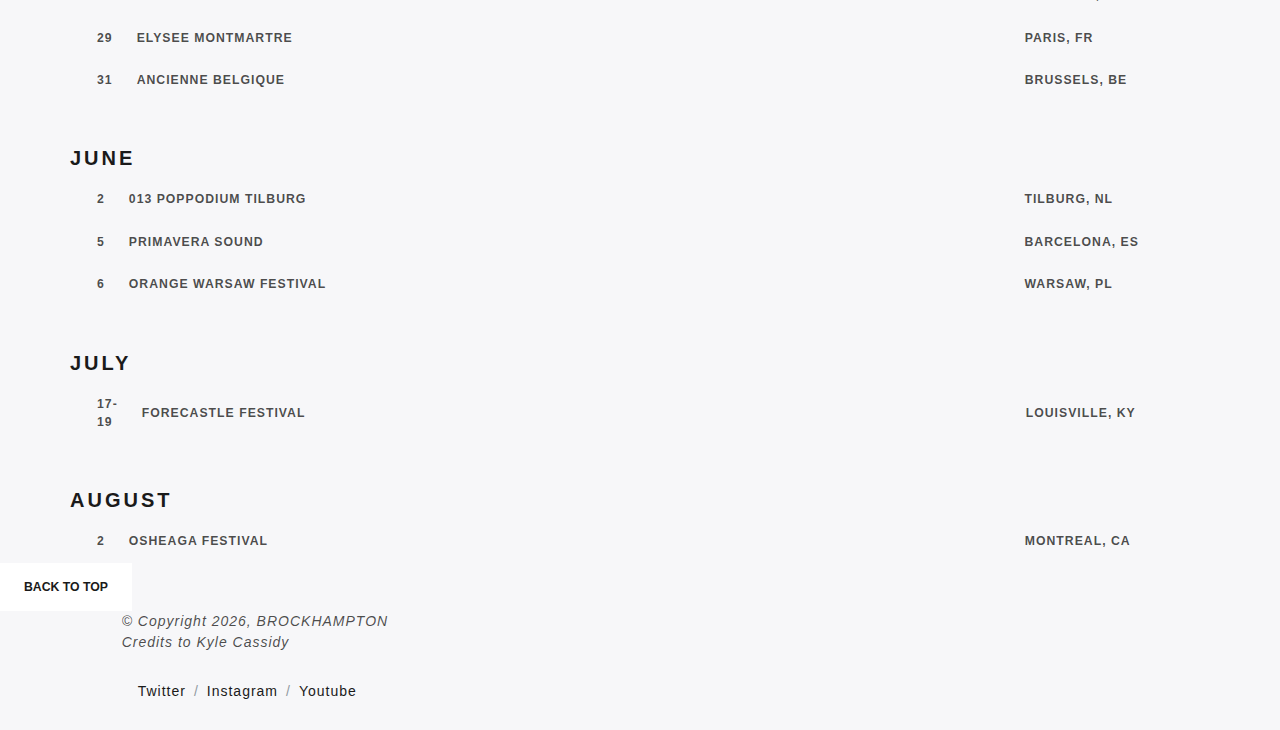
<file: tours.html>
<!DOCTYPE html>

<html>

<head>
    <title>BROCKHAMPTON</title>

    <!-- STYLE -->

    <link rel="stylesheet" type="text/css" href="https://meyerweb.com/eric/tools/css/reset/reset.css">
    <link rel="stylesheet" href="css/bootstrap.css">
    <link rel="stylesheet" href="css/style.css">

    <script src="js/script.js"></script>

    <script src="https://code.jquery.com/jquery-3.2.1.slim.min.js"
        integrity="sha384-KJ3o2DKtIkvYIK3UENzmM7KCkRr/rE9/Qpg6aAZGJwFDMVNA/GpGFF93hXpG5KkN" crossorigin="anonymous">
    </script>
    <script src="https://cdnjs.cloudflare.com/ajax/libs/popper.js/1.12.9/umd/popper.min.js"
        integrity="sha384-ApNbgh9B+Y1QKtv3Rn7W3mgPxhU9K/ScQsAP7hUibX39j7fakFPskvXusvfa0b4Q" crossorigin="anonymous">
    </script>
    <script src="https://maxcdn.bootstrapcdn.com/bootstrap/4.0.0/js/bootstrap.min.js"
        integrity="sha384-JZR6Spejh4U02d8jOt6vLEHfe/JQGiRRSQQxSfFWpi1MquVdAyjUar5+76PVCmYl" crossorigin="anonymous">
    </script>

</head>

<body id="tours">

    <a name="top_page"></a>

    <!-- navbar-->
    <nav class="navbar navbar-expand-lg navbar-dark bg-primary">
        <a class="navbar-brand" href="index.html">BROCKHAMPTON</a>
        <button class="navbar-toggler" type="button" data-toggle="collapse" data-target="#navbarColor01"
            aria-controls="navbarColor01" aria-expanded="false" aria-label="Toggle navigation">
            <span class="navbar-toggler-icon"></span>
        </button>

        <div class="collapse navbar-collapse" id="navbarColor01">
            <ul class="navbar-nav mr-auto">
              <li class="nav-item"><a class="nav-link" href="index.html">Home</a></li>
              <li class="nav-item"><a class="nav-link" href="about.html">About</a></li>
              <li class="nav-item"><a class="nav-link" href="albums.html">Albums</a></li></li>
              <li class="nav-item"><a class="nav-link" href="tours.html">Tours</a></li>
              <li class="nav-item active"><a class="nav-link" href="tours.html">Tours<span class="sr-only">(current)</span></a></li>
              <li class="nav-item"><a class="nav-link" href="catalog.html">Catalog</a></li>
            </ul>
        </div>
    </nav>

    <div class="container mx-auto">

        <div class="row">
            <h1 style="padding-top: 1em;">Tours</h1>
        </div>

        <div class="row" style="padding-top: 30px;">
            <div class="col">
                <div class="row">
                    <div class="col-8" style="padding-top: 15px;">
                        <div class="row">
                            <h4 class="text-uppercase">
                                January
                            </h4>
                        </div>
                    </div>
                </div>
                <table class="table-sm table-hover">
                    <tr>
                        <th>4</th>
                        <th class="col-10">FOMO BRISBANE</th>
                        <th class="col-2">BRISBANE, AU</th>
                    </tr>
                    <tr>
                        <th>6</th>
                        <th>FOMO ADELAIDE</th>
                        <th>ADELAIDE, AU</th>
                    </tr>
                    <tr>
                        <th>10</th>
                        <th>BELVOIR AMPHITHEATRE</th>
                        <th>PERTH, AU</th>
                    </tr>
                    <tr>
                        <th>11</th>
                        <th>FOMO SYDNEY</th>
                        <th>SYDNEY, AU</th>
                    </tr>
                    <tr>
                        <th>12</th>
                        <th>FOMO MELBOURNE</th>
                        <th>MELBOURNE, AU</th>
                    </tr>
                    <tr>
                        <th>15</th>
                        <th>TRUSTS OUTDOORS</th>
                        <th>AUCKLAND, NZ</th>
                    </tr>
                </table>
            </div>
        </div>
        <div class="row" style="padding-top: 30px;">
            <div class="col">
                <div class="row">
                    <div class="col-8" style="padding-top: 15px;">
                        <div class="row">
                            <h4 class="text-uppercase">
                                March
                            </h4>
                        </div>
                    </div>
                </div>
                <table class="table-sm table-hover">
                    <tr>
                        <th>27</th>
                        <th class="col-10">LOLLAPALOOZA ARGENTINA</th>
                        <th class="col-2">BUENOS AIRES, AR</th>
                    </tr>
                    <tr>
                        <th>28</th>
                        <th>LOLLAPALOOZA CHILE</th>
                        <th>SANTIAGO, CL</th>
                    </tr>
                </table>
            </div>
        </div>
        <div class="row" style="padding-top: 30px;">
            <div class="col">
                <div class="row">
                    <div class="col-8" style="padding-top: 15px;">
                        <div class="row">
                            <h4 class="text-uppercase">
                                April
                            </h4>
                        </div>
                    </div>
                </div>
                <table class="table-sm table-hover">
                    <tr>
                        <th>4</th>
                        <th class="col-10">LOLLAPALOOZA BRAZIL</th>
                        <th class="col-2">SAO PAULO, BR</th>
                    </tr>
                    <tr>
                        <th>10</th>
                        <th>COACHELLA FESTIVAL</th>
                        <th>INDIO, CA</th>
                    </tr>
                    <tr>
                        <th>17</th>
                        <th>COACHELLA FESTIVAL</th>
                        <th>INDIO, CA</th>
                    </tr>
                </table>
            </div>
        </div>
        <div class="row" style="padding-top: 30px;">
            <div class="col">
                <div class="row">
                    <div class="col-8" style="padding-top: 15px;">
                        <div class="row">
                            <h4 class="text-uppercase">
                                May
                            </h4>
                        </div>
                    </div>
                </div>
                <table class="table-sm table-hover">
                    <tr>
                        <th>8</th>
                        <th class="col-10">SENTRUM SCENE</th>
                        <th class="col-2">OSLO, NO</th>
                    </tr>
                    <tr>
                        <th>10</th>
                        <th>ANNEXET</th>
                        <th>STOCKHOLM, SE</th>
                    </tr>
                    <tr>
                        <th>12</th>
                        <th>GREY HALL</th>
                        <th>COPENHAGEN, DK</th>
                    </tr>
                    <tr>
                        <th>14</th>
                        <th>HUXLEYS</th>
                        <th>BERLIN, DE</th>
                    </tr>
                    <tr>
                        <th>15</th>
                        <th>E-WERK</th>
                        <th>COLOGNE, DE</th>
                    </tr>
                    <tr>
                        <th>16</th>
                        <th>TONHALLE</th>
                        <th>MUNICH, DE</th>
                    </tr>
                    <tr>
                        <th>18</th>
                        <th>O2 ACADEMY</th>
                        <th>BRISTOL, UK</th>
                    </tr>
                    <tr>
                        <th>19</th>
                        <th>O2 ACADEMY</th>
                        <th>LONDON, UK</th>
                    </tr>
                    <tr>
                        <th>20</th>
                        <th>O2 ACADEMY</th>
                        <th>LONDON, UK</th>
                    </tr>
                    <tr>
                        <th>22</th>
                        <th>O2 ACADEMY</th>
                        <th>BIRMINGHAM, UK</th>
                    </tr>
                    <tr>
                        <th>23</th>
                        <th>O2 APOLLO</th>
                        <th>MANCHESTER, UK</th>
                    </tr>
                    <tr>
                        <th>25</th>
                        <th>OLYMPIA THEATRE</th>
                        <th>DUBLIN, IE</th>
                    </tr>
                    <tr>
                        <th>26</th>
                        <th>ULSTER HALL</th>
                        <th>BELFAST, UK</th>
                    </tr>
                    <tr>
                        <th>27</th>
                        <th>GLASGOW ACADEMY</th>
                        <th>GLASGOW, UK</th>
                    </tr>
                    <tr>
                        <th>29</th>
                        <th>ELYSEE MONTMARTRE</th>
                        <th>PARIS, FR</th>
                    </tr>
                    <tr>
                        <th>31</th>
                        <th>ANCIENNE BELGIQUE</th>
                        <th>BRUSSELS, BE</th>
                    </tr>
                </table>
            </div>
        </div>
        <div class="row" style="padding-top: 30px;">
            <div class="col">
                <div class="row">
                    <div class="col-8" style="padding-top: 15px;">
                        <div class="row">
                            <h4 class="text-uppercase">
                                June
                            </h4>
                        </div>
                    </div>
                </div>
                <table class="table-sm table-hover">
                    <tr>
                        <th>2</th>
                        <th class="col-10">013 POPPODIUM TILBURG</th>
                        <th class="col-2">TILBURG, NL</th>
                    </tr>
                    <tr>
                        <th>5</th>
                        <th>PRIMAVERA SOUND</th>
                        <th>BARCELONA, ES</th>
                    </tr>
                    <tr>
                        <th>6</th>
                        <th>ORANGE WARSAW FESTIVAL</th>
                        <th>WARSAW, PL</th>
                    </tr>
                </table>
            </div>
        </div>
        <div class="row" style="padding-top: 30px;">
            <div class="col">
                <div class="row">
                    <div class="col-8" style="padding-top: 15px;">
                        <div class="row">
                            <h4 class="text-uppercase">
                                July
                            </h4>
                        </div>
                    </div>
                </div>
                <table class="table-sm table-hover">
                    <tr>
                        <th>17-19</th>
                        <th class="col-10">FORECASTLE FESTIVAL</th>
                        <th class="col-2">LOUISVILLE, KY</th>
                    </tr>
                </table>
            </div>
        </div>
        <div class="row" style="padding-top: 30px;">
            <div class="col">
                <div class="row">
                    <div class="col-8" style="padding-top: 15px;">
                        <div class="row">
                            <h4 class="text-uppercase">
                                August
                            </h4>
                        </div>
                    </div>
                </div>
                <table class="table-sm table-hover">
                    <tr>
                        <th>2</th>
                        <th class="col-10">OSHEAGA FESTIVAL</th>
                        <th class="col-2">MONTREAL, CA</th>
                    </tr>
                </table>
            </div>
        </div>
    </div>

    <div class="container-fluid">
        <div class="row">
            <button type="button" class="btn btn_backtop btn-secondary">
                <a href="#top_page">Back To Top</a>
            </button>
        </div>
        <div class="row">
            <div class="col-lg-1"></div>
            <div class="col-lg-10">
              <footer>
                  <p>
                      <em>
                          &copy; Copyright
                          <script>
                              var CurrentYear = new Date().getFullYear()
                              document.write(CurrentYear)
                          </script>, BROCKHAMPTON <br>
                          Credits to Kyle Cassidy
                      </em>
                  </p>
                  <ol class="breadcrumb">
                      <li class="breadcrumb-item"><a href="http://twitter.com/brckhmptn">Twitter</a></li>
                      <li class="breadcrumb-item"><a href="http://instagram.com/brckhmptn">Instagram</a></li>
                      <li class="breadcrumb-item"><a href="http://youtube.com/BROCKHAMPTON">Youtube</a></li>
                  </ol>
              </footer>
            </div>
            <div class="col-lg-1"></div>
        </div>
    </div>

</body>

</html>
</file>
<file: css/style.css>
#carouselExampleIndicators h1 {
    position: relative;
    bottom: 50px;
    color: #FFFFFF;
    font-family: Helvetica, sans-serif;
    font-size: 60px;
}

body {
    font-family: 'Roboto', sans-serif;
    color: #000000b5;
    overflow-x: hidden;
    overflow-y: auto;
    background-color: #f7f7f9;
}

.album-track {
    padding-top: 15px;
}

.about {
  background-color: white;
  padding: 96px;
  margin-bottom: 40px;
  font-size: 20px;
}

.about h1 {
  display: flex;
  justify-content: center;
  margin-bottom: 64px;
  font-size: 56px;
}

.about p {
  margin-bottom: 54px;
}

.members {
  display: flex;
  flex-direction: row;
}

#member-list {
  display: flex;
  flex-direction: column;
  padding: 0px 35px 0px 35px;
}

h1 {
  display: flex;
  justify-content: center;
  padding: 64px;
  font-size: 40px;
}

.name {
  display: flex;
  justify-content: center;
  width: 130px;
  border: 2px solid;
  padding: 5px;
  margin: 5px;
  border-radius: 10px;
  font-size: 12px;
  font-family: 'Roboto', sans-serif;
  font-weight: bold;
  color: #2a2a2acc;
}

.member-info {
  width: 550px;
}

.member-info h2 {
  margin-bottom: 36px;
}

.go-up {
  background-color: #e0e0e2;
  position: fixed;
  right: 40px;
  top: 500px;
  border-radius: 10px;
  padding: 10px;
}

figure img {
  border-radius: 10px;
}
</file>
